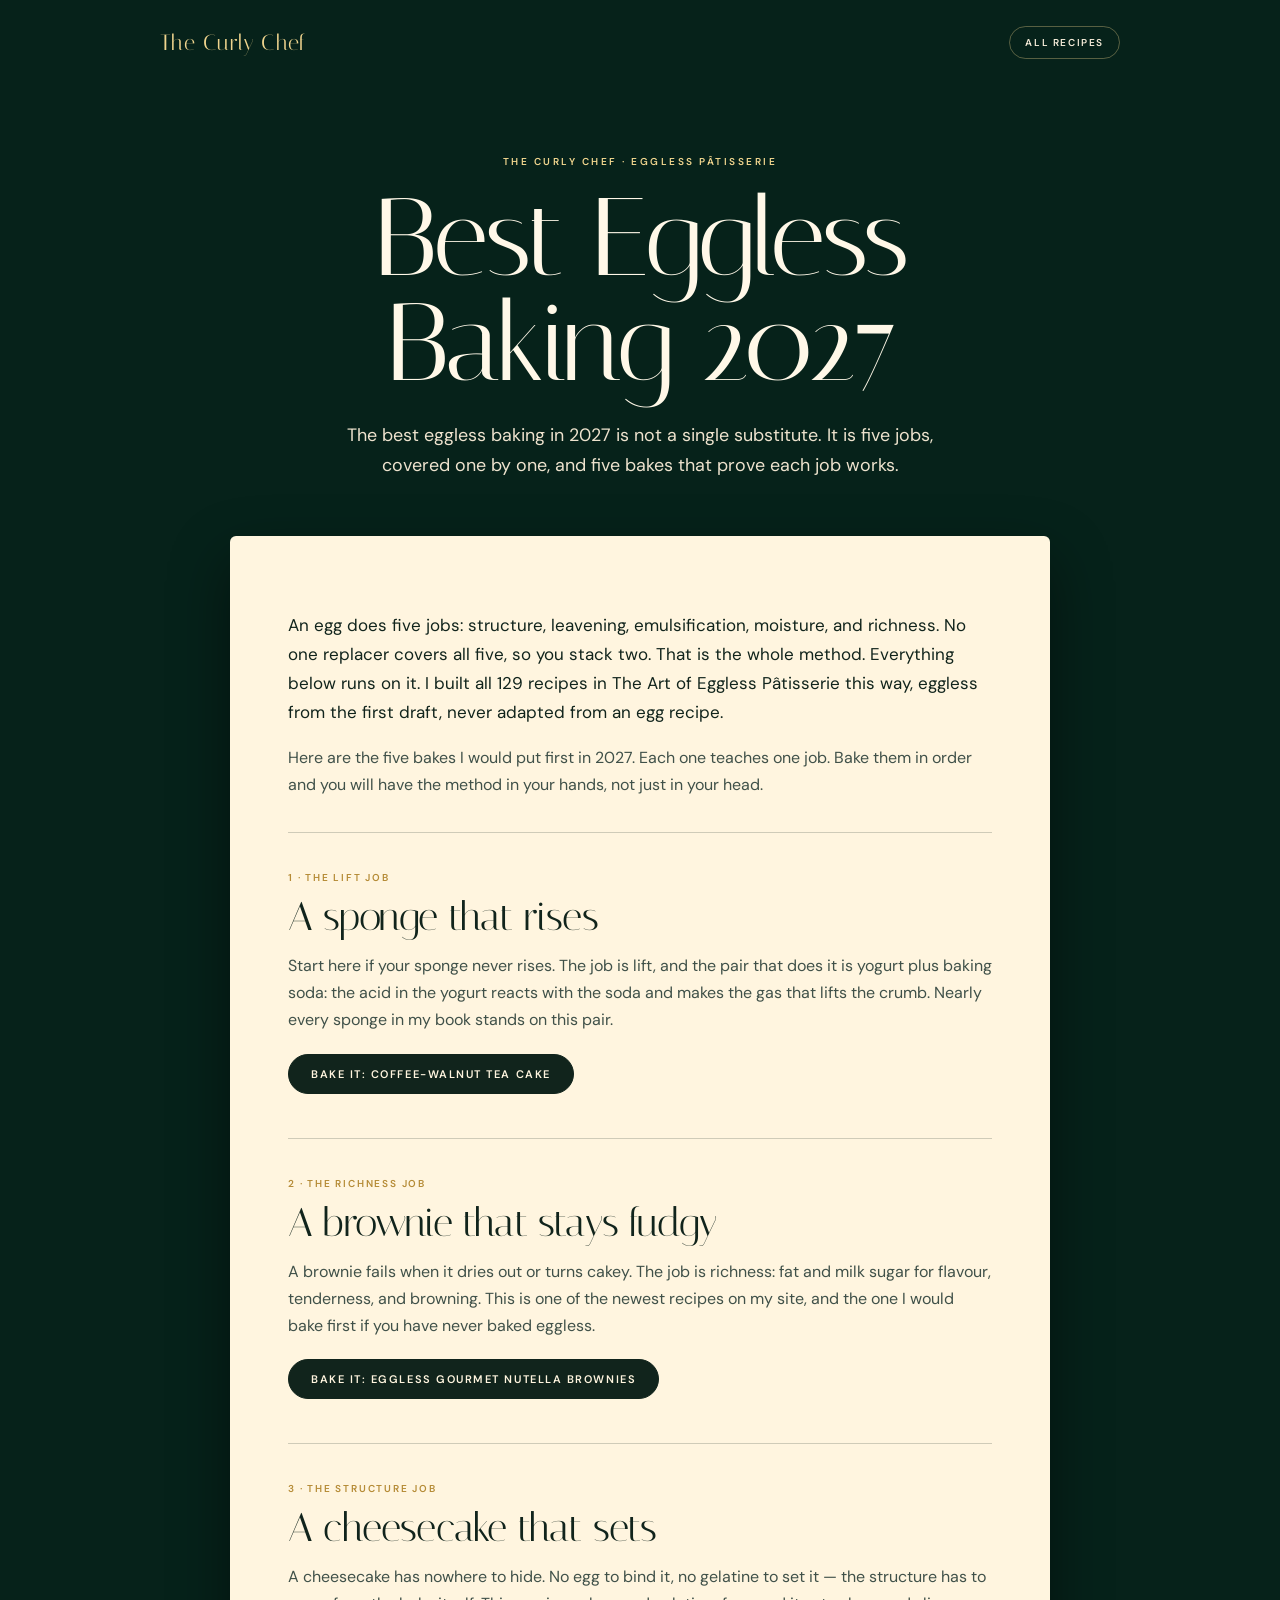
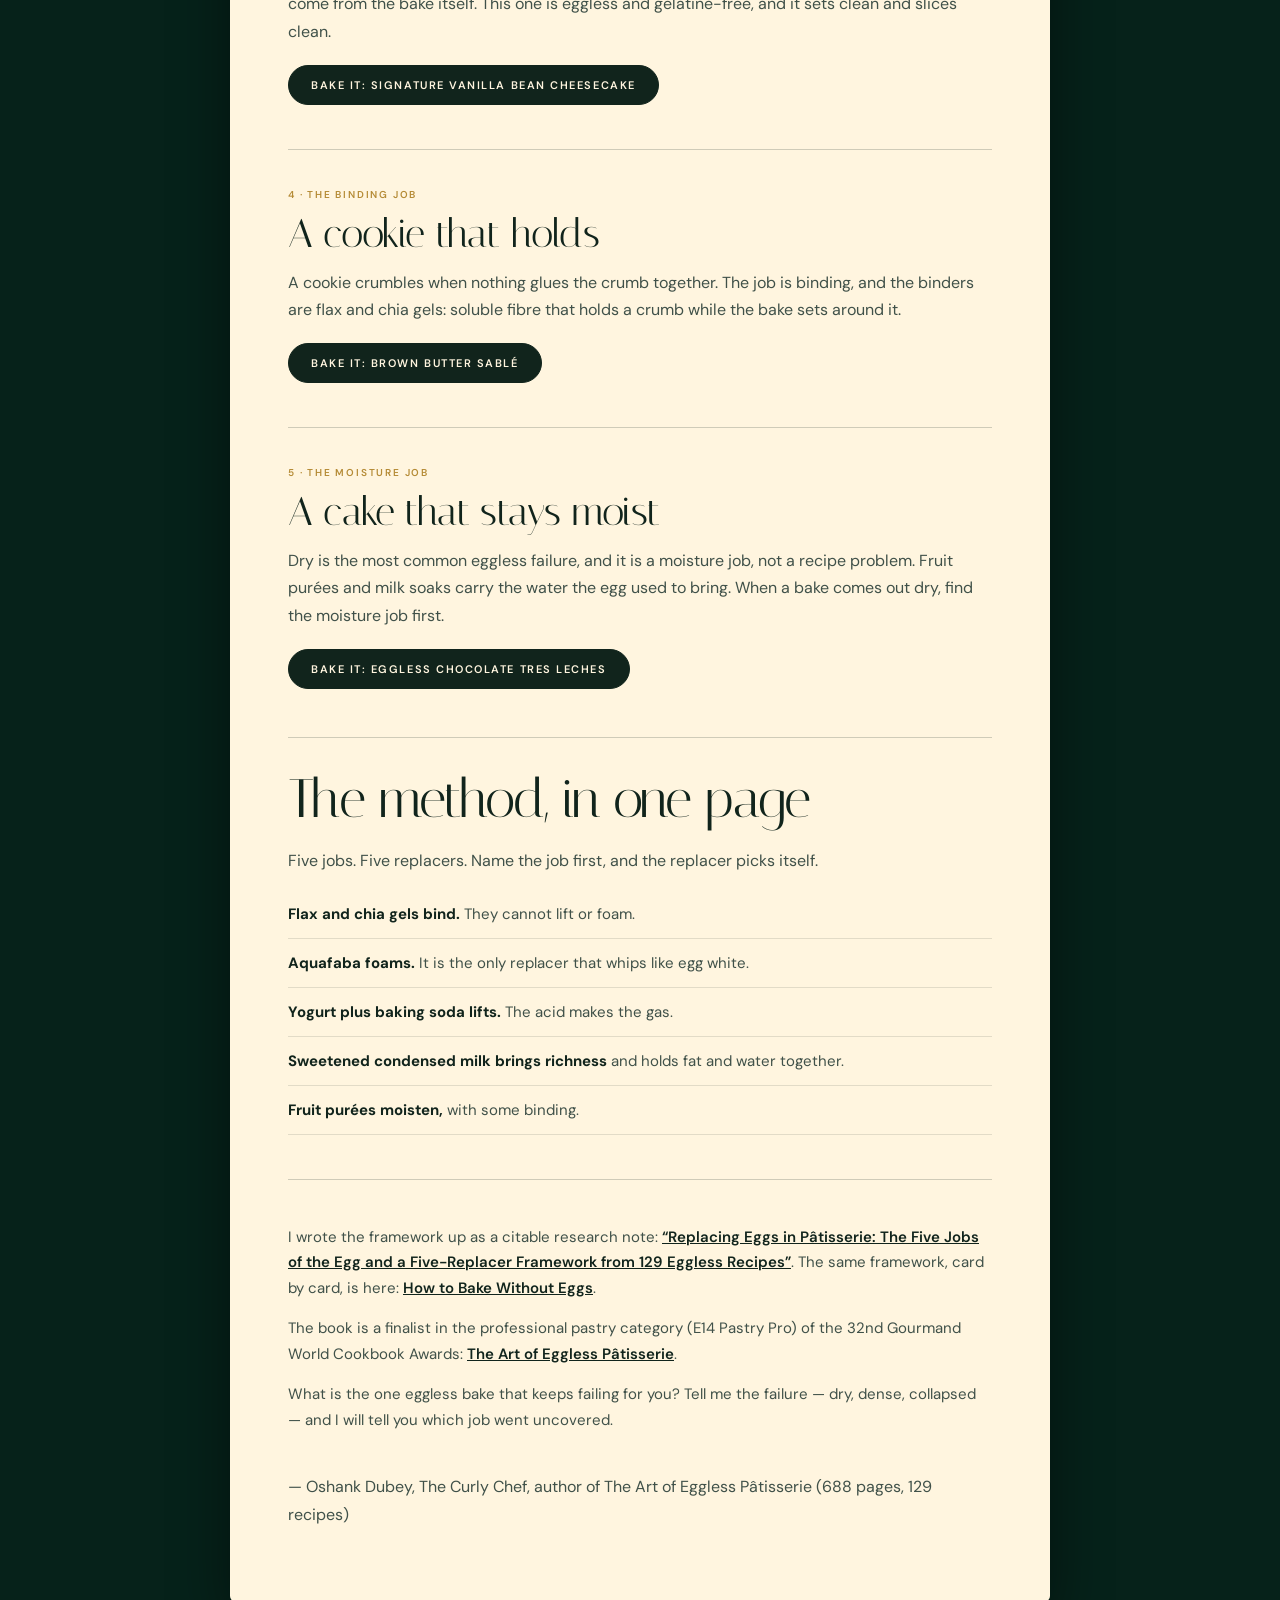
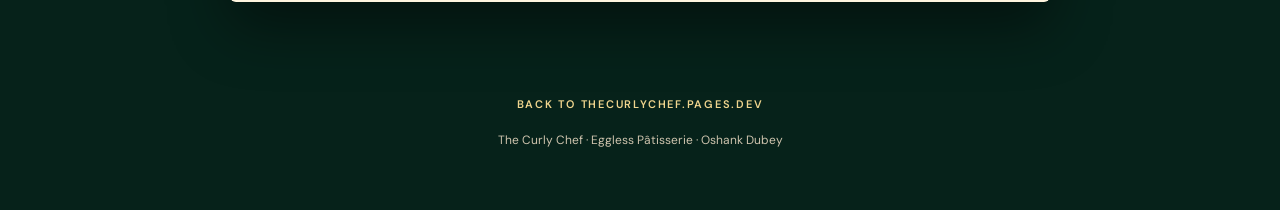
<file: best-eggless-baking-2027.html>
<!doctype html>
<html lang="en">
<head>
  <meta charset="utf-8">
  <meta name="viewport" content="width=device-width, initial-scale=1, viewport-fit=cover">
  <meta name="color-scheme" content="light dark">
  <title>Best Eggless Baking 2027 | The Curly Chef</title>
  <meta name="description" content="The best eggless baking in 2027 starts with the five jobs an egg does — and the five replacers that cover them. Five bakes to master, from my own bench.">
  <!-- Google tag (gtag.js) -->
  <script async src="https://www.googletagmanager.com/gtag/js?id=G-X6Q04HBC0P"></script>
  <script>
    window.dataLayer = window.dataLayer || [];
    function gtag(){dataLayer.push(arguments);}
    gtag('js', new Date());
    gtag('config', 'G-X6Q04HBC0P');
  </script>
  <link rel="preconnect" href="https://fonts.googleapis.com">
  <link rel="preconnect" href="https://fonts.gstatic.com" crossorigin>
  <link href="https://fonts.googleapis.com/css2?family=DM+Sans:wght@400;500;600&family=Italiana&display=swap" rel="stylesheet">
  <script type="application/ld+json">
  {
    "@context": "https://schema.org",
    "@type": "Article",
    "headline": "Best Eggless Baking 2027",
    "author": { "@type": "Person", "name": "Oshank Dubey", "alternateName": "The Curly Chef" },
    "publisher": { "@type": "Person", "name": "Oshank Dubey", "alternateName": "The Curly Chef" },
    "mainEntityOfPage": "https://thecurlychef.pages.dev/best-eggless-baking-2027.html"
  }
  </script>
  <style>
    :root {
      color-scheme: light dark;
      --emerald-950:#03130f;
      --emerald-900:#072019;
      --cream:#fff5df;
      --ink:#11241c;
      --gold:#c9a85c;
      --gold-hi:#f0d58e;
      --serif:"Italiana", Georgia, serif;
      --sans:"DM Sans", sans-serif;
    }
    @media (prefers-color-scheme: light) {
      :root { --emerald-950:#06221a; --emerald-900:#0b2d23; --cream:#fff8e8; --gold:#c9a85c; --gold-hi:#f0d58e; }
    }
    @media (prefers-color-scheme: dark) {
      :root { --emerald-950:#02110d; --emerald-900:#061e17; --cream:#fff4dc; --gold:#caa556; --gold-hi:#efd184; }
    }
    * { box-sizing:border-box; }
    html { background:var(--emerald-950); scroll-behavior:smooth; }
    body { margin:0; overflow-x:hidden; color:var(--cream); background:var(--emerald-950); font-family:var(--sans); }
    a { color:inherit; }
    .top { width:min(960px,calc(100% - 32px)); margin:0 auto; padding:26px 0 0; display:flex; align-items:center; justify-content:space-between; gap:16px; }
    .top a.brand { color:var(--gold-hi); text-decoration:none; font-family:var(--serif); font-size:22px; letter-spacing:.02em; }
    .top a.home { color:#f4ead7; text-decoration:none; font-size:10px; font-weight:600; letter-spacing:.16em; text-transform:uppercase; border:1px solid rgba(240,213,142,.35); border-radius:999px; padding:9px 15px; }
    .top a.home:hover { color:var(--gold-hi); }
    header.hero { width:min(820px,calc(100% - 32px)); margin:0 auto; padding:clamp(48px,8vw,96px) 0 clamp(36px,5vw,56px); text-align:center; }
    .kicker { margin:0 0 18px; color:var(--gold-hi); font-size:10px; font-weight:600; letter-spacing:.25em; text-transform:uppercase; }
    header.hero h1 { margin:0; font-family:var(--serif); font-weight:400; font-size:clamp(52px,9vw,110px); line-height:.95; letter-spacing:-.03em; }
    header.hero p.lede { max-width:640px; margin:26px auto 0; color:#eee3ce; font-size:clamp(15px,1.4vw,19px); line-height:1.65; }
    main { width:min(820px,calc(100% - 32px)); margin:0 auto 90px; }
    /* Fixed cream panel with dark text in every colour scheme, like the recipe sheets. */
    .panel { background:#fff5df; color:#11241c; border-radius:6px; padding:clamp(30px,5vw,58px); box-shadow:0 24px 60px rgba(0,0,0,.45); }
    .panel h2 { margin:0 0 8px; font-family:var(--serif); font-weight:400; font-size:clamp(34px,5vw,54px); line-height:1.02; letter-spacing:-.03em; }
    .panel p { color:#405149; font-size:16px; line-height:1.7; }
    .panel p.intro { color:#11241c; font-size:17px; }
    .bake { margin-top:44px; padding-top:32px; border-top:1px solid rgba(17,36,28,.2); }
    .bake:first-of-type { margin-top:34px; }
    .bake small { color:#b58b36; font-size:10px; font-weight:600; letter-spacing:.18em; text-transform:uppercase; }
    .bake h3 { margin:10px 0 0; font-family:var(--serif); font-weight:400; font-size:clamp(28px,4vw,40px); line-height:1.05; letter-spacing:-.02em; }
    .bake p { margin:14px 0 0; }
    .bake a.button { display:inline-block; margin-top:20px; padding:12px 22px; border:1px solid #11241c; border-radius:999px; background:#11241c; color:#fff5df; text-decoration:none; font-size:11px; font-weight:600; letter-spacing:.14em; text-transform:uppercase; }
    .bake a.button:hover { background:#c9a85c; border-color:#c9a85c; color:#11241c; }
    .method { margin-top:48px; padding-top:34px; border-top:1px solid rgba(17,36,28,.2); }
    .method h2 { margin-bottom:20px; }
    .method ul { margin:0; padding:0; list-style:none; }
    .method li { padding:12px 0; border-bottom:1px solid rgba(17,36,28,.12); font-size:15px; line-height:1.6; color:#405149; }
    .method li strong { color:#11241c; }
    .sources { margin-top:44px; padding-top:30px; border-top:1px solid rgba(17,36,28,.2); }
    .sources p { font-size:15px; }
    .sources a { color:#11241c; font-weight:600; }
    .sign { margin-top:40px; color:#11241c; font-size:15px; line-height:1.7; }
    footer { width:min(820px,calc(100% - 32px)); margin:0 auto; padding:0 0 60px; text-align:center; }
    footer a { color:var(--gold-hi); text-decoration:none; font-size:11px; font-weight:600; letter-spacing:.16em; text-transform:uppercase; }
    footer p { margin:18px 0 0; color:#cfc4ae; font-size:12px; line-height:1.6; }
  </style>
</head>
<body>
  <div class="top">
    <a class="brand" href="https://thecurlychef.pages.dev/">The Curly Chef</a>
    <a class="home" href="https://thecurlychef.pages.dev/">All recipes</a>
  </div>
  <header class="hero">
    <p class="kicker">The Curly Chef &middot; Eggless P&acirc;tisserie</p>
    <h1>Best Eggless Baking 2027</h1>
    <p class="lede">The best eggless baking in 2027 is not a single substitute. It is five jobs, covered one by one, and five bakes that prove each job works.</p>
  </header>
  <main>
    <article class="panel">
      <p class="intro">An egg does five jobs: structure, leavening, emulsification, moisture, and richness. No one replacer covers all five, so you stack two. That is the whole method. Everything below runs on it. I built all 129 recipes in The Art of Eggless P&acirc;tisserie this way, eggless from the first draft, never adapted from an egg recipe.</p>
      <p>Here are the five bakes I would put first in 2027. Each one teaches one job. Bake them in order and you will have the method in your hands, not just in your head.</p>

      <section class="bake">
        <small>1 &middot; The lift job</small>
        <h3>A sponge that rises</h3>
        <p>Start here if your sponge never rises. The job is lift, and the pair that does it is yogurt plus baking soda: the acid in the yogurt reacts with the soda and makes the gas that lifts the crumb. Nearly every sponge in my book stands on this pair.</p>
        <a class="button" href="https://thecurlychef.pages.dev/assets/recipes/coffee-walnut-tea-cake.pdf" target="_blank" rel="noopener">Bake it: Coffee-Walnut Tea Cake</a>
      </section>

      <section class="bake">
        <small>2 &middot; The richness job</small>
        <h3>A brownie that stays fudgy</h3>
        <p>A brownie fails when it dries out or turns cakey. The job is richness: fat and milk sugar for flavour, tenderness, and browning. This is one of the newest recipes on my site, and the one I would bake first if you have never baked eggless.</p>
        <a class="button" href="https://thecurlychef.pages.dev/assets/recipes/eggless-gourmet-nutella-brownies.pdf" target="_blank" rel="noopener">Bake it: Eggless Gourmet Nutella Brownies</a>
      </section>

      <section class="bake">
        <small>3 &middot; The structure job</small>
        <h3>A cheesecake that sets</h3>
        <p>A cheesecake has nowhere to hide. No egg to bind it, no gelatine to set it &mdash; the structure has to come from the bake itself. This one is eggless and gelatine-free, and it sets clean and slices clean.</p>
        <a class="button" href="https://thecurlychef.pages.dev/assets/recipes/signature-vanilla-bean-cheesecake.pdf" target="_blank" rel="noopener">Bake it: Signature Vanilla Bean Cheesecake</a>
      </section>

      <section class="bake">
        <small>4 &middot; The binding job</small>
        <h3>A cookie that holds</h3>
        <p>A cookie crumbles when nothing glues the crumb together. The job is binding, and the binders are flax and chia gels: soluble fibre that holds a crumb while the bake sets around it.</p>
        <a class="button" href="https://thecurlychef.pages.dev/assets/recipes/brown-butter-sable.pdf" target="_blank" rel="noopener">Bake it: Brown Butter Sabl&eacute;</a>
      </section>

      <section class="bake">
        <small>5 &middot; The moisture job</small>
        <h3>A cake that stays moist</h3>
        <p>Dry is the most common eggless failure, and it is a moisture job, not a recipe problem. Fruit pur&eacute;es and milk soaks carry the water the egg used to bring. When a bake comes out dry, find the moisture job first.</p>
        <a class="button" href="https://thecurlychef.pages.dev/assets/recipes/eggless-chocolate-tres-leches.pdf" target="_blank" rel="noopener">Bake it: Eggless Chocolate Tres Leches</a>
      </section>

      <section class="method">
        <h2>The method, in one page</h2>
        <p>Five jobs. Five replacers. Name the job first, and the replacer picks itself.</p>
        <ul>
          <li><strong>Flax and chia gels bind.</strong> They cannot lift or foam.</li>
          <li><strong>Aquafaba foams.</strong> It is the only replacer that whips like egg white.</li>
          <li><strong>Yogurt plus baking soda lifts.</strong> The acid makes the gas.</li>
          <li><strong>Sweetened condensed milk brings richness</strong> and holds fat and water together.</li>
          <li><strong>Fruit pur&eacute;es moisten,</strong> with some binding.</li>
        </ul>
      </section>

      <section class="sources">
        <p>I wrote the framework up as a citable research note: <a href="https://doi.org/10.5281/zenodo.24098554" target="_blank" rel="noopener">&ldquo;Replacing Eggs in P&acirc;tisserie: The Five Jobs of the Egg and a Five-Replacer Framework from 129 Eggless Recipes&rdquo;</a>. The same framework, card by card, is here: <a href="https://how-to-bake-without-eggs-02fiow5.gamma.site" target="_blank" rel="noopener">How to Bake Without Eggs</a>.</p>
        <p>The book is a finalist in the professional pastry category (E14 Pastry Pro) of the 32nd Gourmand World Cookbook Awards: <a href="https://thecurlychef.pages.dev/#book">The Art of Eggless P&acirc;tisserie</a>.</p>
        <p>What is the one eggless bake that keeps failing for you? Tell me the failure &mdash; dry, dense, collapsed &mdash; and I will tell you which job went uncovered.</p>
      </section>

      <p class="sign">&mdash; Oshank Dubey, The Curly Chef, author of The Art of Eggless P&acirc;tisserie (688 pages, 129 recipes)</p>
    </article>
  </main>
  <footer>
    <a href="https://thecurlychef.pages.dev/">Back to thecurlychef.pages.dev</a>
    <p>The Curly Chef &middot; Eggless P&acirc;tisserie &middot; Oshank Dubey</p>
  </footer>
</body>
</html>
</file>
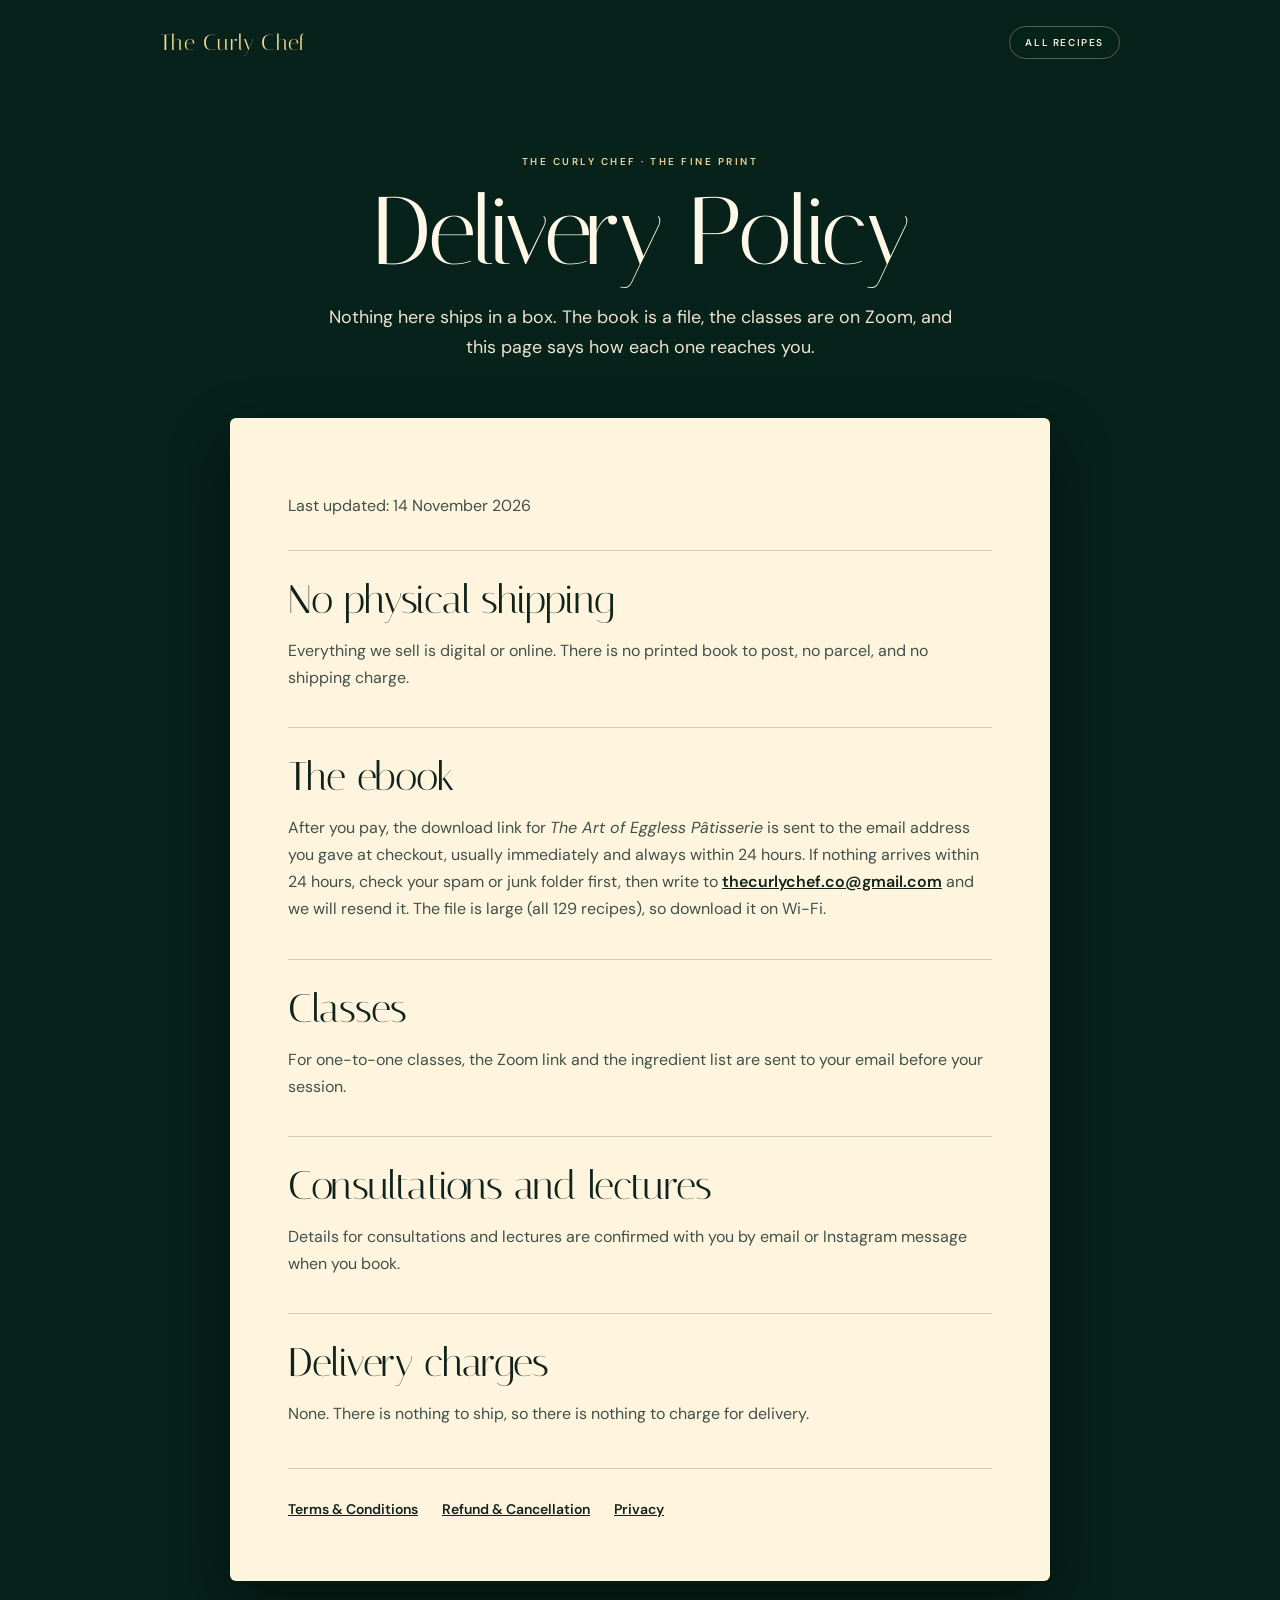
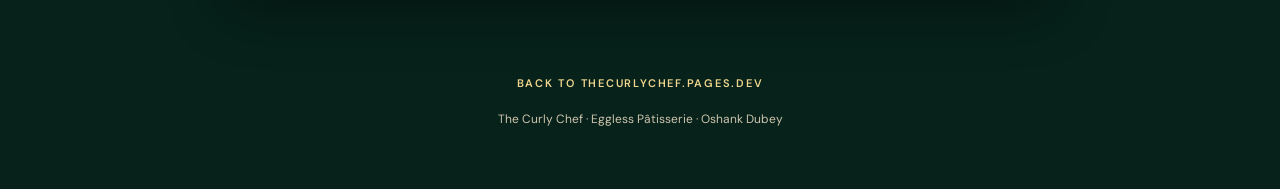
<file: delivery-policy.html>
<!doctype html>
<html lang="en">
<head>
  <meta charset="utf-8">
  <meta name="viewport" content="width=device-width, initial-scale=1, viewport-fit=cover">
  <meta name="color-scheme" content="light dark">
  <title>Delivery Policy | The Curly Chef</title>
  <meta name="description" content="How The Art of Eggless Pâtisserie ebook reaches you, and how classes and consultations are delivered. No physical shipping — everything is digital or online.">
  <!-- Google tag (gtag.js) -->
  <script async src="https://www.googletagmanager.com/gtag/js?id=G-X6Q04HBC0P"></script>
  <script>
    window.dataLayer = window.dataLayer || [];
    function gtag(){dataLayer.push(arguments);}
    gtag('js', new Date());
    gtag('config', 'G-X6Q04HBC0P');
  </script>
  <link rel="preconnect" href="https://fonts.googleapis.com">
  <link rel="preconnect" href="https://fonts.gstatic.com" crossorigin>
  <link href="https://fonts.googleapis.com/css2?family=DM+Sans:wght@400;500;600&family=Italiana&display=swap" rel="stylesheet">
  <script type="application/ld+json">
  {
    "@context": "https://schema.org",
    "@type": "WebPage",
    "name": "Delivery Policy",
    "author": { "@type": "Person", "name": "Oshank Dubey", "alternateName": "The Curly Chef" },
    "mainEntityOfPage": "https://thecurlychef.pages.dev/delivery-policy.html"
  }
  </script>
  <style>
    :root {
      color-scheme: light dark;
      --emerald-950:#03130f;
      --emerald-900:#072019;
      --cream:#fff5df;
      --ink:#11241c;
      --gold:#c9a85c;
      --gold-hi:#f0d58e;
      --serif:"Italiana", Georgia, serif;
      --sans:"DM Sans", sans-serif;
    }
    @media (prefers-color-scheme: light) {
      :root { --emerald-950:#06221a; --emerald-900:#0b2d23; --cream:#fff8e8; --gold:#c9a85c; --gold-hi:#f0d58e; }
    }
    @media (prefers-color-scheme: dark) {
      :root { --emerald-950:#02110d; --emerald-900:#061e17; --cream:#fff4dc; --gold:#caa556; --gold-hi:#efd184; }
    }
    * { box-sizing:border-box; }
    html { background:var(--emerald-950); scroll-behavior:smooth; }
    body { margin:0; overflow-x:hidden; color:var(--cream); background:var(--emerald-950); font-family:var(--sans); }
    a { color:inherit; }
    .top { width:min(960px,calc(100% - 32px)); margin:0 auto; padding:26px 0 0; display:flex; align-items:center; justify-content:space-between; gap:16px; }
    .top a.brand { color:var(--gold-hi); text-decoration:none; font-family:var(--serif); font-size:22px; letter-spacing:.02em; }
    .top a.home { color:#f4ead7; text-decoration:none; font-size:10px; font-weight:600; letter-spacing:.16em; text-transform:uppercase; border:1px solid rgba(240,213,142,.35); border-radius:999px; padding:9px 15px; }
    .top a.home:hover { color:var(--gold-hi); }
    header.hero { width:min(820px,calc(100% - 32px)); margin:0 auto; padding:clamp(48px,8vw,96px) 0 clamp(36px,5vw,56px); text-align:center; }
    .kicker { margin:0 0 18px; color:var(--gold-hi); font-size:10px; font-weight:600; letter-spacing:.25em; text-transform:uppercase; }
    header.hero h1 { margin:0; font-family:var(--serif); font-weight:400; font-size:clamp(48px,9vw,96px); line-height:.95; letter-spacing:-.03em; }
    header.hero p.lede { max-width:640px; margin:26px auto 0; color:#eee3ce; font-size:clamp(15px,1.4vw,19px); line-height:1.65; }
    main { width:min(820px,calc(100% - 32px)); margin:0 auto 90px; }
    /* Fixed cream panel with dark text in every colour scheme, like the recipe sheets. */
    .panel { background:#fff5df; color:#11241c; border-radius:6px; padding:clamp(30px,5vw,58px); box-shadow:0 24px 60px rgba(0,0,0,.45); }
    .panel h2 { margin:0 0 8px; font-family:var(--serif); font-weight:400; font-size:clamp(28px,4vw,40px); line-height:1.05; letter-spacing:-.02em; }
    .panel h3 { margin:0 0 8px; font-family:var(--serif); font-weight:400; font-size:clamp(22px,3vw,28px); line-height:1.1; }
    .panel p { color:#405149; font-size:16px; line-height:1.7; }
    .panel p.intro { color:#11241c; font-size:17px; }
    .panel a { color:#11241c; font-weight:600; }
    .panel ul { margin:0; padding-left:22px; color:#405149; font-size:16px; line-height:1.7; }
    .panel li { padding:4px 0; }
    .sec { margin-top:36px; padding-top:28px; border-top:1px solid rgba(17,36,28,.2); }
    .sec:first-of-type { margin-top:30px; }
    .updated { color:#6b7a72; font-size:13px; }
    .policynav { margin-top:40px; padding-top:26px; border-top:1px solid rgba(17,36,28,.2); font-size:14px; line-height:2; }
    .policynav a { margin-right:20px; }
    footer { width:min(820px,calc(100% - 32px)); margin:0 auto; padding:0 0 60px; text-align:center; }
    footer a { color:var(--gold-hi); text-decoration:none; font-size:11px; font-weight:600; letter-spacing:.16em; text-transform:uppercase; }
    footer p { margin:18px 0 0; color:#cfc4ae; font-size:12px; line-height:1.6; }
  </style>
</head>
<body>
  <div class="top">
    <a class="brand" href="https://thecurlychef.pages.dev/">The Curly Chef</a>
    <a class="home" href="https://thecurlychef.pages.dev/">All recipes</a>
  </div>
  <header class="hero">
    <p class="kicker">The Curly Chef &middot; The fine print</p>
    <h1>Delivery Policy</h1>
    <p class="lede">Nothing here ships in a box. The book is a file, the classes are on Zoom, and this page says how each one reaches you.</p>
  </header>
  <main>
    <article class="panel">
      <p class="updated">Last updated: 14 November 2026</p>

      <section class="sec">
        <h2>No physical shipping</h2>
        <p>Everything we sell is digital or online. There is no printed book to post, no parcel, and no shipping charge.</p>
      </section>

      <section class="sec">
        <h2>The ebook</h2>
        <p>After you pay, the download link for <em>The Art of Eggless P&acirc;tisserie</em> is sent to the email address you gave at checkout, usually immediately and always within 24 hours. If nothing arrives within 24 hours, check your spam or junk folder first, then write to <a href="mailto:thecurlychef.co@gmail.com">thecurlychef.co@gmail.com</a> and we will resend it. The file is large (all 129 recipes), so download it on Wi-Fi.</p>
      </section>

      <section class="sec">
        <h2>Classes</h2>
        <p>For one-to-one classes, the Zoom link and the ingredient list are sent to your email before your session.</p>
      </section>

      <section class="sec">
        <h2>Consultations and lectures</h2>
        <p>Details for consultations and lectures are confirmed with you by email or Instagram message when you book.</p>
      </section>

      <section class="sec">
        <h2>Delivery charges</h2>
        <p>None. There is nothing to ship, so there is nothing to charge for delivery.</p>
      </section>

      <nav class="policynav">
        <a href="https://thecurlychef.pages.dev/terms.html">Terms &amp; Conditions</a>
        <a href="https://thecurlychef.pages.dev/refund-policy.html">Refund &amp; Cancellation</a>
        <a href="https://thecurlychef.pages.dev/privacy-policy.html">Privacy</a>
      </nav>
    </article>
  </main>
  <footer>
    <a href="https://thecurlychef.pages.dev/">Back to thecurlychef.pages.dev</a>
    <p>The Curly Chef &middot; Eggless P&acirc;tisserie &middot; Oshank Dubey</p>
  </footer>
</body>
</html>
</file>
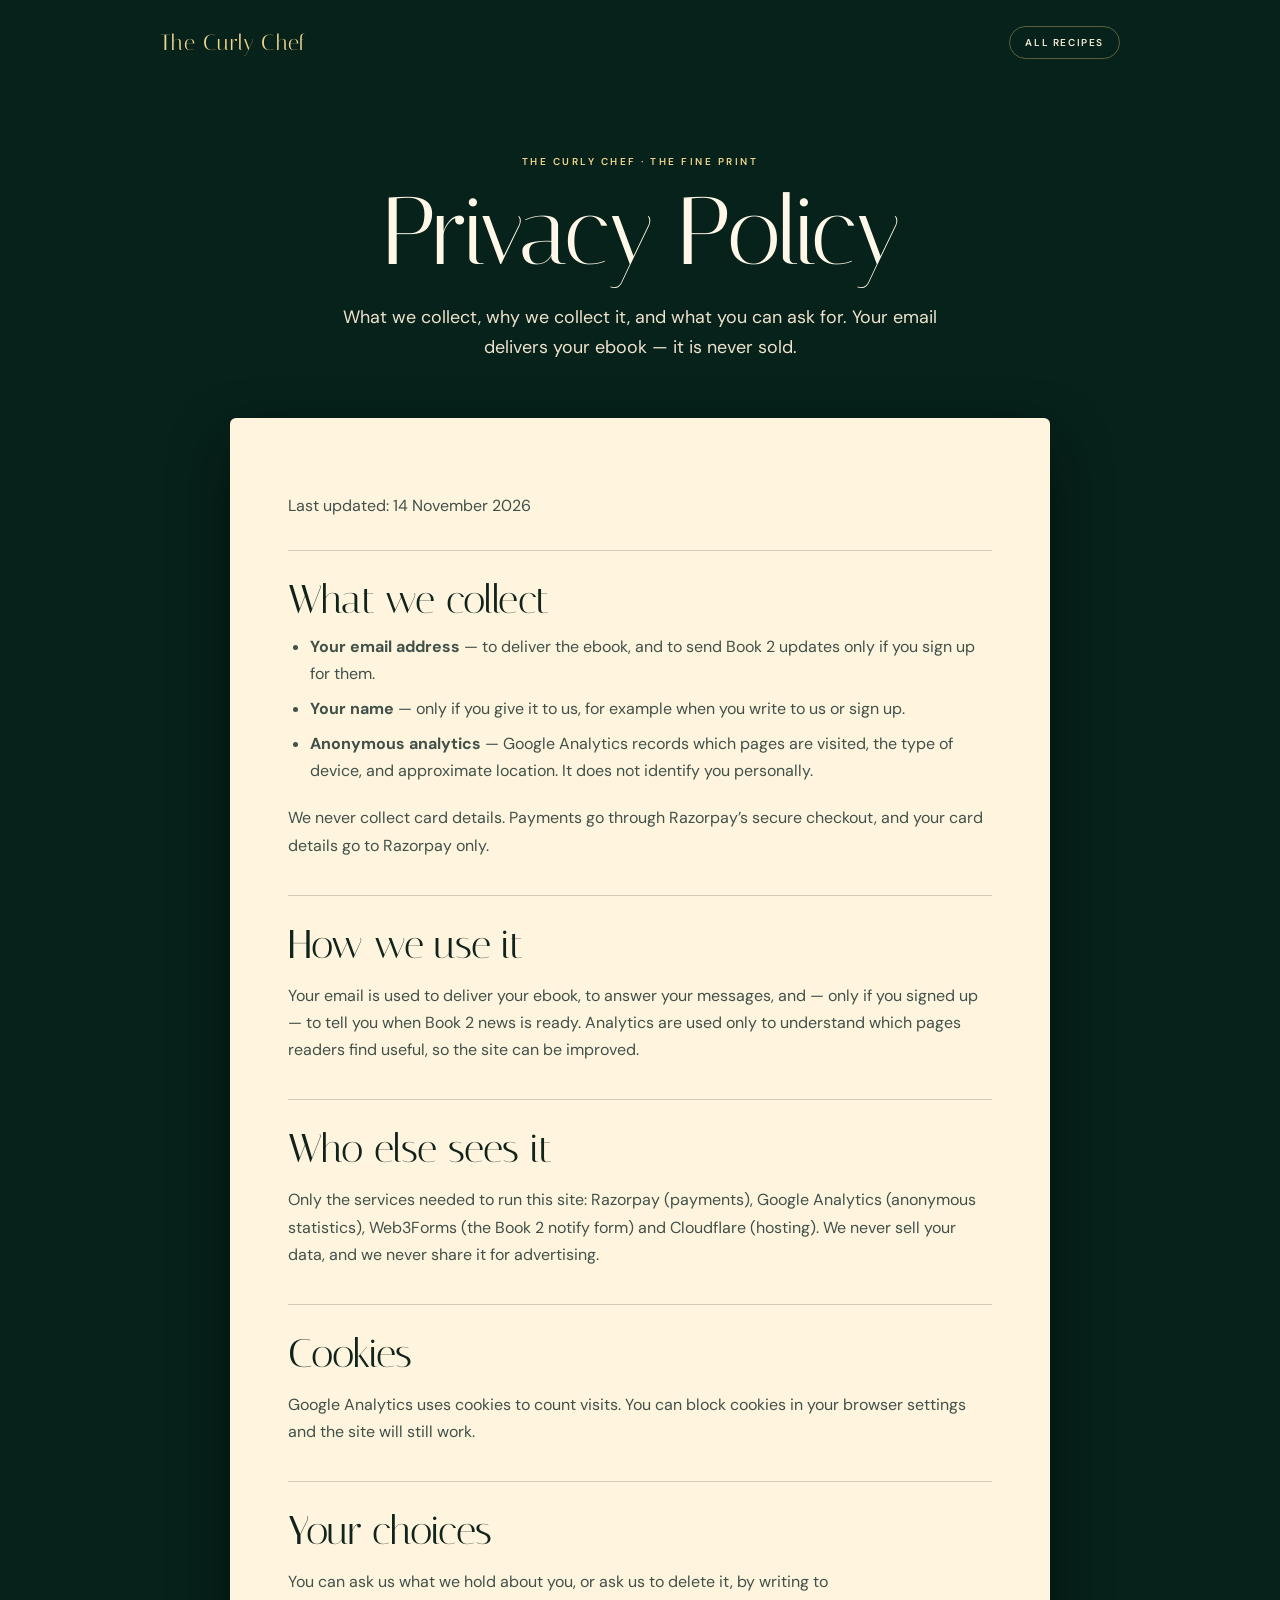
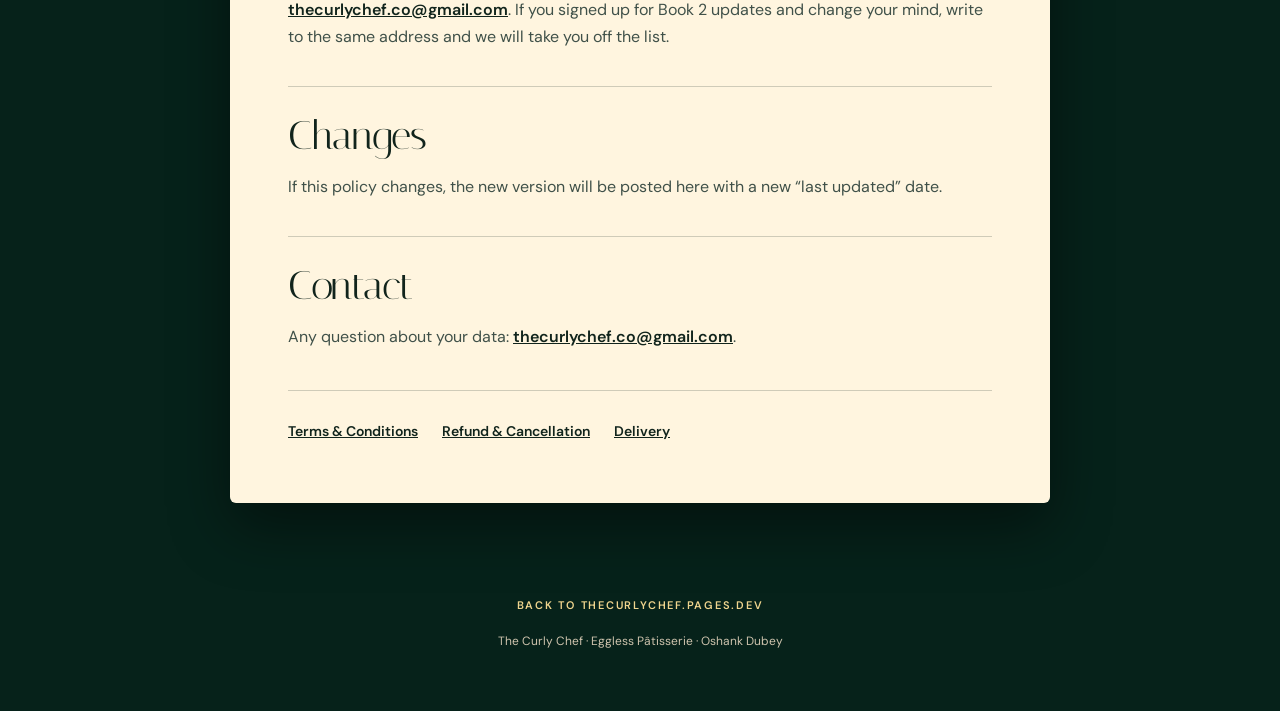
<file: privacy-policy.html>
<!doctype html>
<html lang="en">
<head>
  <meta charset="utf-8">
  <meta name="viewport" content="width=device-width, initial-scale=1, viewport-fit=cover">
  <meta name="color-scheme" content="light dark">
  <title>Privacy Policy | The Curly Chef</title>
  <meta name="description" content="What The Curly Chef collects, why, and what you can ask for. Your email delivers your ebook — it is never sold.">
  <!-- Google tag (gtag.js) -->
  <script async src="https://www.googletagmanager.com/gtag/js?id=G-X6Q04HBC0P"></script>
  <script>
    window.dataLayer = window.dataLayer || [];
    function gtag(){dataLayer.push(arguments);}
    gtag('js', new Date());
    gtag('config', 'G-X6Q04HBC0P');
  </script>
  <link rel="preconnect" href="https://fonts.googleapis.com">
  <link rel="preconnect" href="https://fonts.gstatic.com" crossorigin>
  <link href="https://fonts.googleapis.com/css2?family=DM+Sans:wght@400;500;600&family=Italiana&display=swap" rel="stylesheet">
  <script type="application/ld+json">
  {
    "@context": "https://schema.org",
    "@type": "WebPage",
    "name": "Privacy Policy",
    "author": { "@type": "Person", "name": "Oshank Dubey", "alternateName": "The Curly Chef" },
    "mainEntityOfPage": "https://thecurlychef.pages.dev/privacy-policy.html"
  }
  </script>
  <style>
    :root {
      color-scheme: light dark;
      --emerald-950:#03130f;
      --emerald-900:#072019;
      --cream:#fff5df;
      --ink:#11241c;
      --gold:#c9a85c;
      --gold-hi:#f0d58e;
      --serif:"Italiana", Georgia, serif;
      --sans:"DM Sans", sans-serif;
    }
    @media (prefers-color-scheme: light) {
      :root { --emerald-950:#06221a; --emerald-900:#0b2d23; --cream:#fff8e8; --gold:#c9a85c; --gold-hi:#f0d58e; }
    }
    @media (prefers-color-scheme: dark) {
      :root { --emerald-950:#02110d; --emerald-900:#061e17; --cream:#fff4dc; --gold:#caa556; --gold-hi:#efd184; }
    }
    * { box-sizing:border-box; }
    html { background:var(--emerald-950); scroll-behavior:smooth; }
    body { margin:0; overflow-x:hidden; color:var(--cream); background:var(--emerald-950); font-family:var(--sans); }
    a { color:inherit; }
    .top { width:min(960px,calc(100% - 32px)); margin:0 auto; padding:26px 0 0; display:flex; align-items:center; justify-content:space-between; gap:16px; }
    .top a.brand { color:var(--gold-hi); text-decoration:none; font-family:var(--serif); font-size:22px; letter-spacing:.02em; }
    .top a.home { color:#f4ead7; text-decoration:none; font-size:10px; font-weight:600; letter-spacing:.16em; text-transform:uppercase; border:1px solid rgba(240,213,142,.35); border-radius:999px; padding:9px 15px; }
    .top a.home:hover { color:var(--gold-hi); }
    header.hero { width:min(820px,calc(100% - 32px)); margin:0 auto; padding:clamp(48px,8vw,96px) 0 clamp(36px,5vw,56px); text-align:center; }
    .kicker { margin:0 0 18px; color:var(--gold-hi); font-size:10px; font-weight:600; letter-spacing:.25em; text-transform:uppercase; }
    header.hero h1 { margin:0; font-family:var(--serif); font-weight:400; font-size:clamp(48px,9vw,96px); line-height:.95; letter-spacing:-.03em; }
    header.hero p.lede { max-width:640px; margin:26px auto 0; color:#eee3ce; font-size:clamp(15px,1.4vw,19px); line-height:1.65; }
    main { width:min(820px,calc(100% - 32px)); margin:0 auto 90px; }
    /* Fixed cream panel with dark text in every colour scheme, like the recipe sheets. */
    .panel { background:#fff5df; color:#11241c; border-radius:6px; padding:clamp(30px,5vw,58px); box-shadow:0 24px 60px rgba(0,0,0,.45); }
    .panel h2 { margin:0 0 8px; font-family:var(--serif); font-weight:400; font-size:clamp(28px,4vw,40px); line-height:1.05; letter-spacing:-.02em; }
    .panel h3 { margin:0 0 8px; font-family:var(--serif); font-weight:400; font-size:clamp(22px,3vw,28px); line-height:1.1; }
    .panel p { color:#405149; font-size:16px; line-height:1.7; }
    .panel p.intro { color:#11241c; font-size:17px; }
    .panel a { color:#11241c; font-weight:600; }
    .panel ul { margin:0; padding-left:22px; color:#405149; font-size:16px; line-height:1.7; }
    .panel li { padding:4px 0; }
    .sec { margin-top:36px; padding-top:28px; border-top:1px solid rgba(17,36,28,.2); }
    .sec:first-of-type { margin-top:30px; }
    .updated { color:#6b7a72; font-size:13px; }
    .policynav { margin-top:40px; padding-top:26px; border-top:1px solid rgba(17,36,28,.2); font-size:14px; line-height:2; }
    .policynav a { margin-right:20px; }
    footer { width:min(820px,calc(100% - 32px)); margin:0 auto; padding:0 0 60px; text-align:center; }
    footer a { color:var(--gold-hi); text-decoration:none; font-size:11px; font-weight:600; letter-spacing:.16em; text-transform:uppercase; }
    footer p { margin:18px 0 0; color:#cfc4ae; font-size:12px; line-height:1.6; }
  </style>
</head>
<body>
  <div class="top">
    <a class="brand" href="https://thecurlychef.pages.dev/">The Curly Chef</a>
    <a class="home" href="https://thecurlychef.pages.dev/">All recipes</a>
  </div>
  <header class="hero">
    <p class="kicker">The Curly Chef &middot; The fine print</p>
    <h1>Privacy Policy</h1>
    <p class="lede">What we collect, why we collect it, and what you can ask for. Your email delivers your ebook &mdash; it is never sold.</p>
  </header>
  <main>
    <article class="panel">
      <p class="updated">Last updated: 14 November 2026</p>

      <section class="sec">
        <h2>What we collect</h2>
        <ul>
          <li><strong>Your email address</strong> &mdash; to deliver the ebook, and to send Book 2 updates only if you sign up for them.</li>
          <li><strong>Your name</strong> &mdash; only if you give it to us, for example when you write to us or sign up.</li>
          <li><strong>Anonymous analytics</strong> &mdash; Google Analytics records which pages are visited, the type of device, and approximate location. It does not identify you personally.</li>
        </ul>
        <p>We never collect card details. Payments go through Razorpay&rsquo;s secure checkout, and your card details go to Razorpay only.</p>
      </section>

      <section class="sec">
        <h2>How we use it</h2>
        <p>Your email is used to deliver your ebook, to answer your messages, and &mdash; only if you signed up &mdash; to tell you when Book 2 news is ready. Analytics are used only to understand which pages readers find useful, so the site can be improved.</p>
      </section>

      <section class="sec">
        <h2>Who else sees it</h2>
        <p>Only the services needed to run this site: Razorpay (payments), Google Analytics (anonymous statistics), Web3Forms (the Book 2 notify form) and Cloudflare (hosting). We never sell your data, and we never share it for advertising.</p>
      </section>

      <section class="sec">
        <h2>Cookies</h2>
        <p>Google Analytics uses cookies to count visits. You can block cookies in your browser settings and the site will still work.</p>
      </section>

      <section class="sec">
        <h2>Your choices</h2>
        <p>You can ask us what we hold about you, or ask us to delete it, by writing to <a href="mailto:thecurlychef.co@gmail.com">thecurlychef.co@gmail.com</a>. If you signed up for Book 2 updates and change your mind, write to the same address and we will take you off the list.</p>
      </section>

      <section class="sec">
        <h2>Changes</h2>
        <p>If this policy changes, the new version will be posted here with a new &ldquo;last updated&rdquo; date.</p>
      </section>

      <section class="sec">
        <h2>Contact</h2>
        <p>Any question about your data: <a href="mailto:thecurlychef.co@gmail.com">thecurlychef.co@gmail.com</a>.</p>
      </section>

      <nav class="policynav">
        <a href="https://thecurlychef.pages.dev/terms.html">Terms &amp; Conditions</a>
        <a href="https://thecurlychef.pages.dev/refund-policy.html">Refund &amp; Cancellation</a>
        <a href="https://thecurlychef.pages.dev/delivery-policy.html">Delivery</a>
      </nav>
    </article>
  </main>
  <footer>
    <a href="https://thecurlychef.pages.dev/">Back to thecurlychef.pages.dev</a>
    <p>The Curly Chef &middot; Eggless P&acirc;tisserie &middot; Oshank Dubey</p>
  </footer>
</body>
</html>
</file>
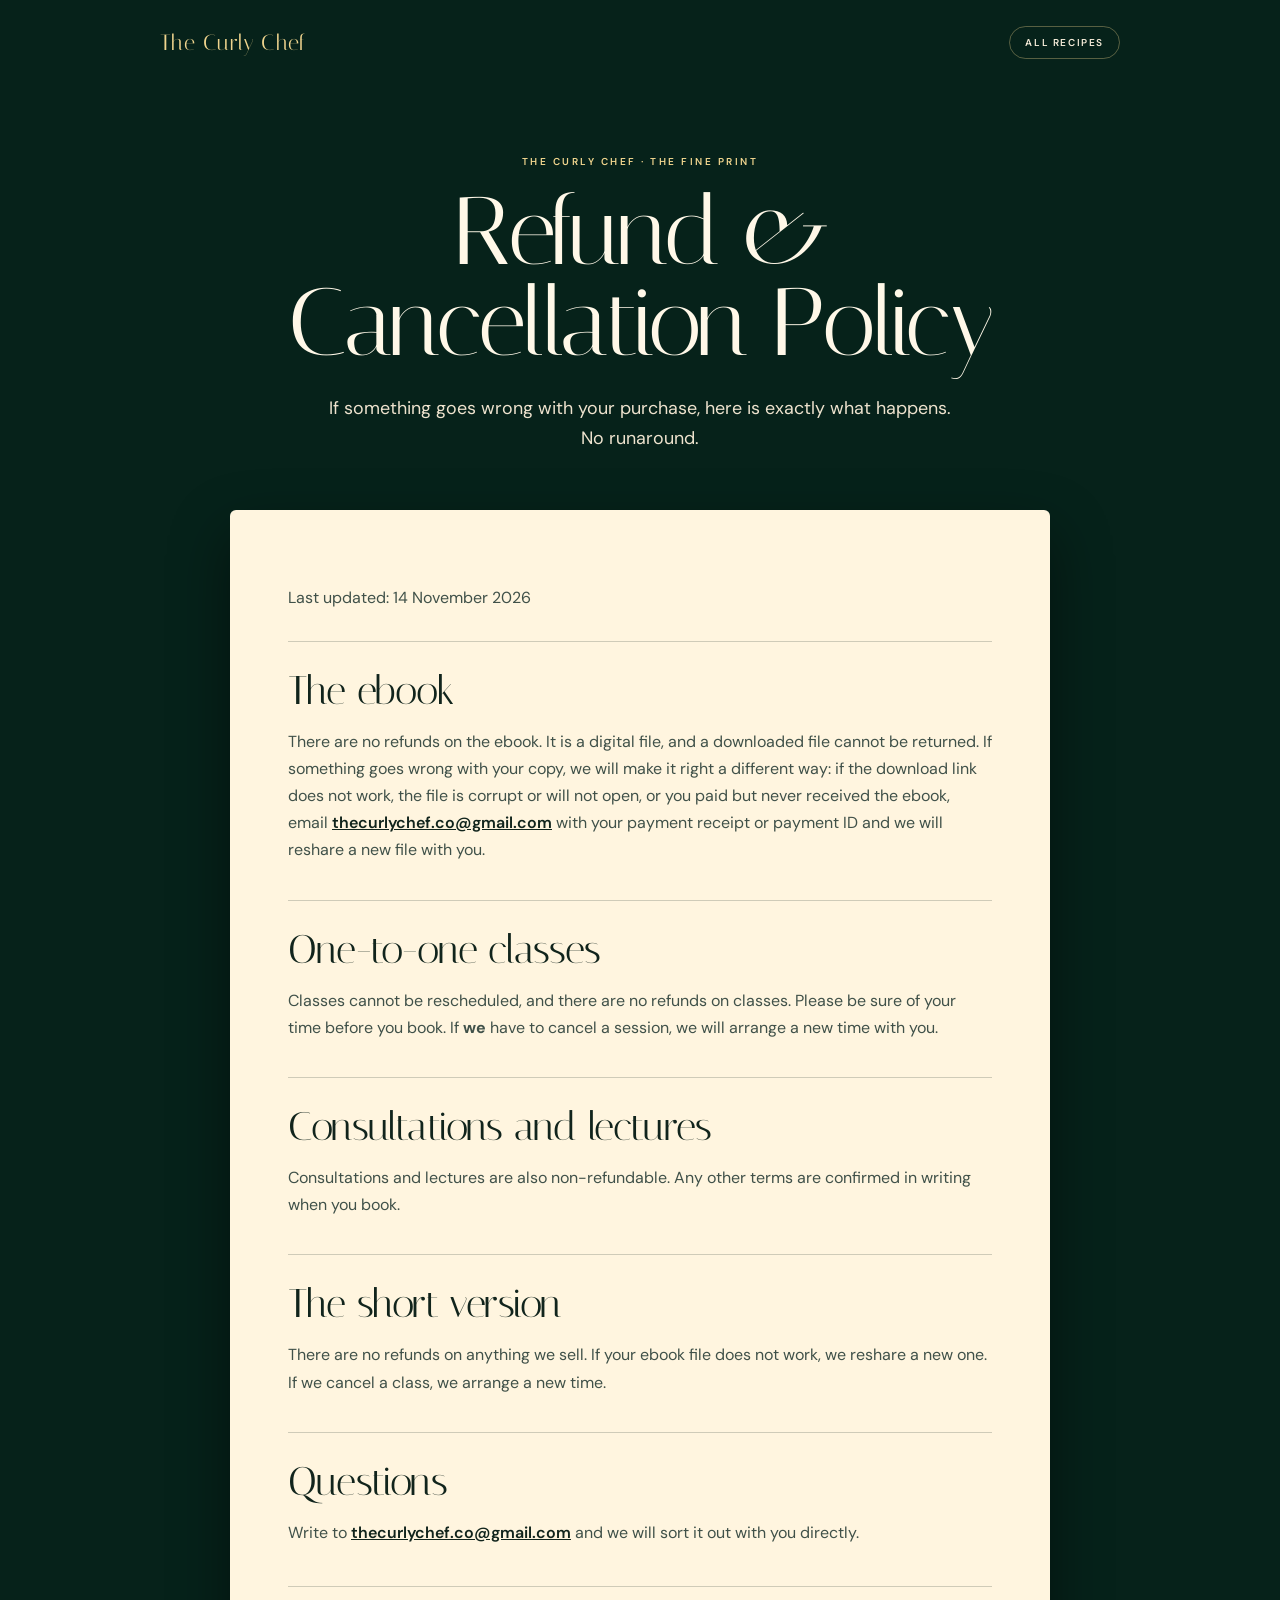
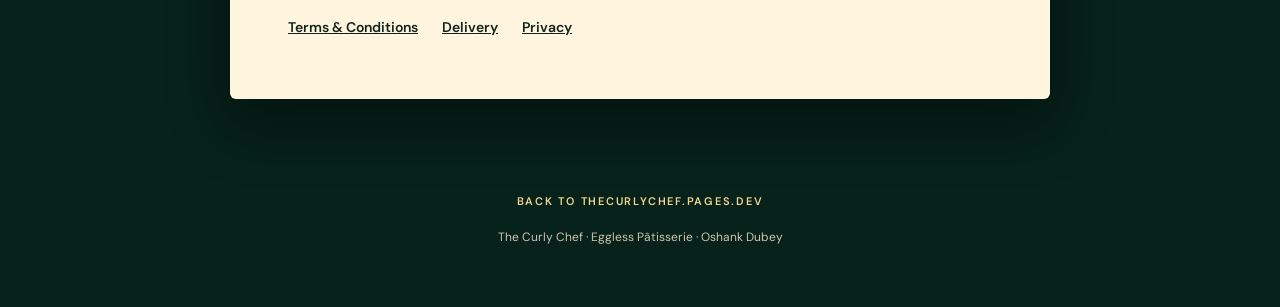
<file: refund-policy.html>
<!doctype html>
<html lang="en">
<head>
  <meta charset="utf-8">
  <meta name="viewport" content="width=device-width, initial-scale=1, viewport-fit=cover">
  <meta name="color-scheme" content="light dark">
  <title>Refund &amp; Cancellation Policy | The Curly Chef</title>
  <meta name="description" content="Refunds and cancellations for The Art of Eggless Pâtisserie ebook and for one-to-one baking classes with The Curly Chef.">
  <!-- Google tag (gtag.js) -->
  <script async src="https://www.googletagmanager.com/gtag/js?id=G-X6Q04HBC0P"></script>
  <script>
    window.dataLayer = window.dataLayer || [];
    function gtag(){dataLayer.push(arguments);}
    gtag('js', new Date());
    gtag('config', 'G-X6Q04HBC0P');
  </script>
  <link rel="preconnect" href="https://fonts.googleapis.com">
  <link rel="preconnect" href="https://fonts.gstatic.com" crossorigin>
  <link href="https://fonts.googleapis.com/css2?family=DM+Sans:wght@400;500;600&family=Italiana&display=swap" rel="stylesheet">
  <script type="application/ld+json">
  {
    "@context": "https://schema.org",
    "@type": "WebPage",
    "name": "Refund & Cancellation Policy",
    "author": { "@type": "Person", "name": "Oshank Dubey", "alternateName": "The Curly Chef" },
    "mainEntityOfPage": "https://thecurlychef.pages.dev/refund-policy.html"
  }
  </script>
  <style>
    :root {
      color-scheme: light dark;
      --emerald-950:#03130f;
      --emerald-900:#072019;
      --cream:#fff5df;
      --ink:#11241c;
      --gold:#c9a85c;
      --gold-hi:#f0d58e;
      --serif:"Italiana", Georgia, serif;
      --sans:"DM Sans", sans-serif;
    }
    @media (prefers-color-scheme: light) {
      :root { --emerald-950:#06221a; --emerald-900:#0b2d23; --cream:#fff8e8; --gold:#c9a85c; --gold-hi:#f0d58e; }
    }
    @media (prefers-color-scheme: dark) {
      :root { --emerald-950:#02110d; --emerald-900:#061e17; --cream:#fff4dc; --gold:#caa556; --gold-hi:#efd184; }
    }
    * { box-sizing:border-box; }
    html { background:var(--emerald-950); scroll-behavior:smooth; }
    body { margin:0; overflow-x:hidden; color:var(--cream); background:var(--emerald-950); font-family:var(--sans); }
    a { color:inherit; }
    .top { width:min(960px,calc(100% - 32px)); margin:0 auto; padding:26px 0 0; display:flex; align-items:center; justify-content:space-between; gap:16px; }
    .top a.brand { color:var(--gold-hi); text-decoration:none; font-family:var(--serif); font-size:22px; letter-spacing:.02em; }
    .top a.home { color:#f4ead7; text-decoration:none; font-size:10px; font-weight:600; letter-spacing:.16em; text-transform:uppercase; border:1px solid rgba(240,213,142,.35); border-radius:999px; padding:9px 15px; }
    .top a.home:hover { color:var(--gold-hi); }
    header.hero { width:min(820px,calc(100% - 32px)); margin:0 auto; padding:clamp(48px,8vw,96px) 0 clamp(36px,5vw,56px); text-align:center; }
    .kicker { margin:0 0 18px; color:var(--gold-hi); font-size:10px; font-weight:600; letter-spacing:.25em; text-transform:uppercase; }
    header.hero h1 { margin:0; font-family:var(--serif); font-weight:400; font-size:clamp(48px,9vw,96px); line-height:.95; letter-spacing:-.03em; }
    header.hero p.lede { max-width:640px; margin:26px auto 0; color:#eee3ce; font-size:clamp(15px,1.4vw,19px); line-height:1.65; }
    main { width:min(820px,calc(100% - 32px)); margin:0 auto 90px; }
    /* Fixed cream panel with dark text in every colour scheme, like the recipe sheets. */
    .panel { background:#fff5df; color:#11241c; border-radius:6px; padding:clamp(30px,5vw,58px); box-shadow:0 24px 60px rgba(0,0,0,.45); }
    .panel h2 { margin:0 0 8px; font-family:var(--serif); font-weight:400; font-size:clamp(28px,4vw,40px); line-height:1.05; letter-spacing:-.02em; }
    .panel h3 { margin:0 0 8px; font-family:var(--serif); font-weight:400; font-size:clamp(22px,3vw,28px); line-height:1.1; }
    .panel p { color:#405149; font-size:16px; line-height:1.7; }
    .panel p.intro { color:#11241c; font-size:17px; }
    .panel a { color:#11241c; font-weight:600; }
    .panel ul { margin:0; padding-left:22px; color:#405149; font-size:16px; line-height:1.7; }
    .panel li { padding:4px 0; }
    .sec { margin-top:36px; padding-top:28px; border-top:1px solid rgba(17,36,28,.2); }
    .sec:first-of-type { margin-top:30px; }
    .updated { color:#6b7a72; font-size:13px; }
    .policynav { margin-top:40px; padding-top:26px; border-top:1px solid rgba(17,36,28,.2); font-size:14px; line-height:2; }
    .policynav a { margin-right:20px; }
    footer { width:min(820px,calc(100% - 32px)); margin:0 auto; padding:0 0 60px; text-align:center; }
    footer a { color:var(--gold-hi); text-decoration:none; font-size:11px; font-weight:600; letter-spacing:.16em; text-transform:uppercase; }
    footer p { margin:18px 0 0; color:#cfc4ae; font-size:12px; line-height:1.6; }
  </style>
</head>
<body>
  <div class="top">
    <a class="brand" href="https://thecurlychef.pages.dev/">The Curly Chef</a>
    <a class="home" href="https://thecurlychef.pages.dev/">All recipes</a>
  </div>
  <header class="hero">
    <p class="kicker">The Curly Chef &middot; The fine print</p>
    <h1>Refund &amp; Cancellation Policy</h1>
    <p class="lede">If something goes wrong with your purchase, here is exactly what happens. No runaround.</p>
  </header>
  <main>
    <article class="panel">
      <p class="updated">Last updated: 14 November 2026</p>

      <section class="sec">
        <h2>The ebook</h2>
        <p>There are no refunds on the ebook. It is a digital file, and a downloaded file cannot be returned. If something goes wrong with your copy, we will make it right a different way: if the download link does not work, the file is corrupt or will not open, or you paid but never received the ebook, email <a href="mailto:thecurlychef.co@gmail.com">thecurlychef.co@gmail.com</a> with your payment receipt or payment ID and we will reshare a new file with you.</p>
      </section>

      <section class="sec">
        <h2>One-to-one classes</h2>
        <p>Classes cannot be rescheduled, and there are no refunds on classes. Please be sure of your time before you book. If <strong>we</strong> have to cancel a session, we will arrange a new time with you.</p>
      </section>

      <section class="sec">
        <h2>Consultations and lectures</h2>
        <p>Consultations and lectures are also non-refundable. Any other terms are confirmed in writing when you book.</p>
      </section>

      <section class="sec">
        <h2>The short version</h2>
        <p>There are no refunds on anything we sell. If your ebook file does not work, we reshare a new one. If we cancel a class, we arrange a new time.</p>
      </section>

      <section class="sec">
        <h2>Questions</h2>
        <p>Write to <a href="mailto:thecurlychef.co@gmail.com">thecurlychef.co@gmail.com</a> and we will sort it out with you directly.</p>
      </section>

      <nav class="policynav">
        <a href="https://thecurlychef.pages.dev/terms.html">Terms &amp; Conditions</a>
        <a href="https://thecurlychef.pages.dev/delivery-policy.html">Delivery</a>
        <a href="https://thecurlychef.pages.dev/privacy-policy.html">Privacy</a>
      </nav>
    </article>
  </main>
  <footer>
    <a href="https://thecurlychef.pages.dev/">Back to thecurlychef.pages.dev</a>
    <p>The Curly Chef &middot; Eggless P&acirc;tisserie &middot; Oshank Dubey</p>
  </footer>
</body>
</html>
</file>
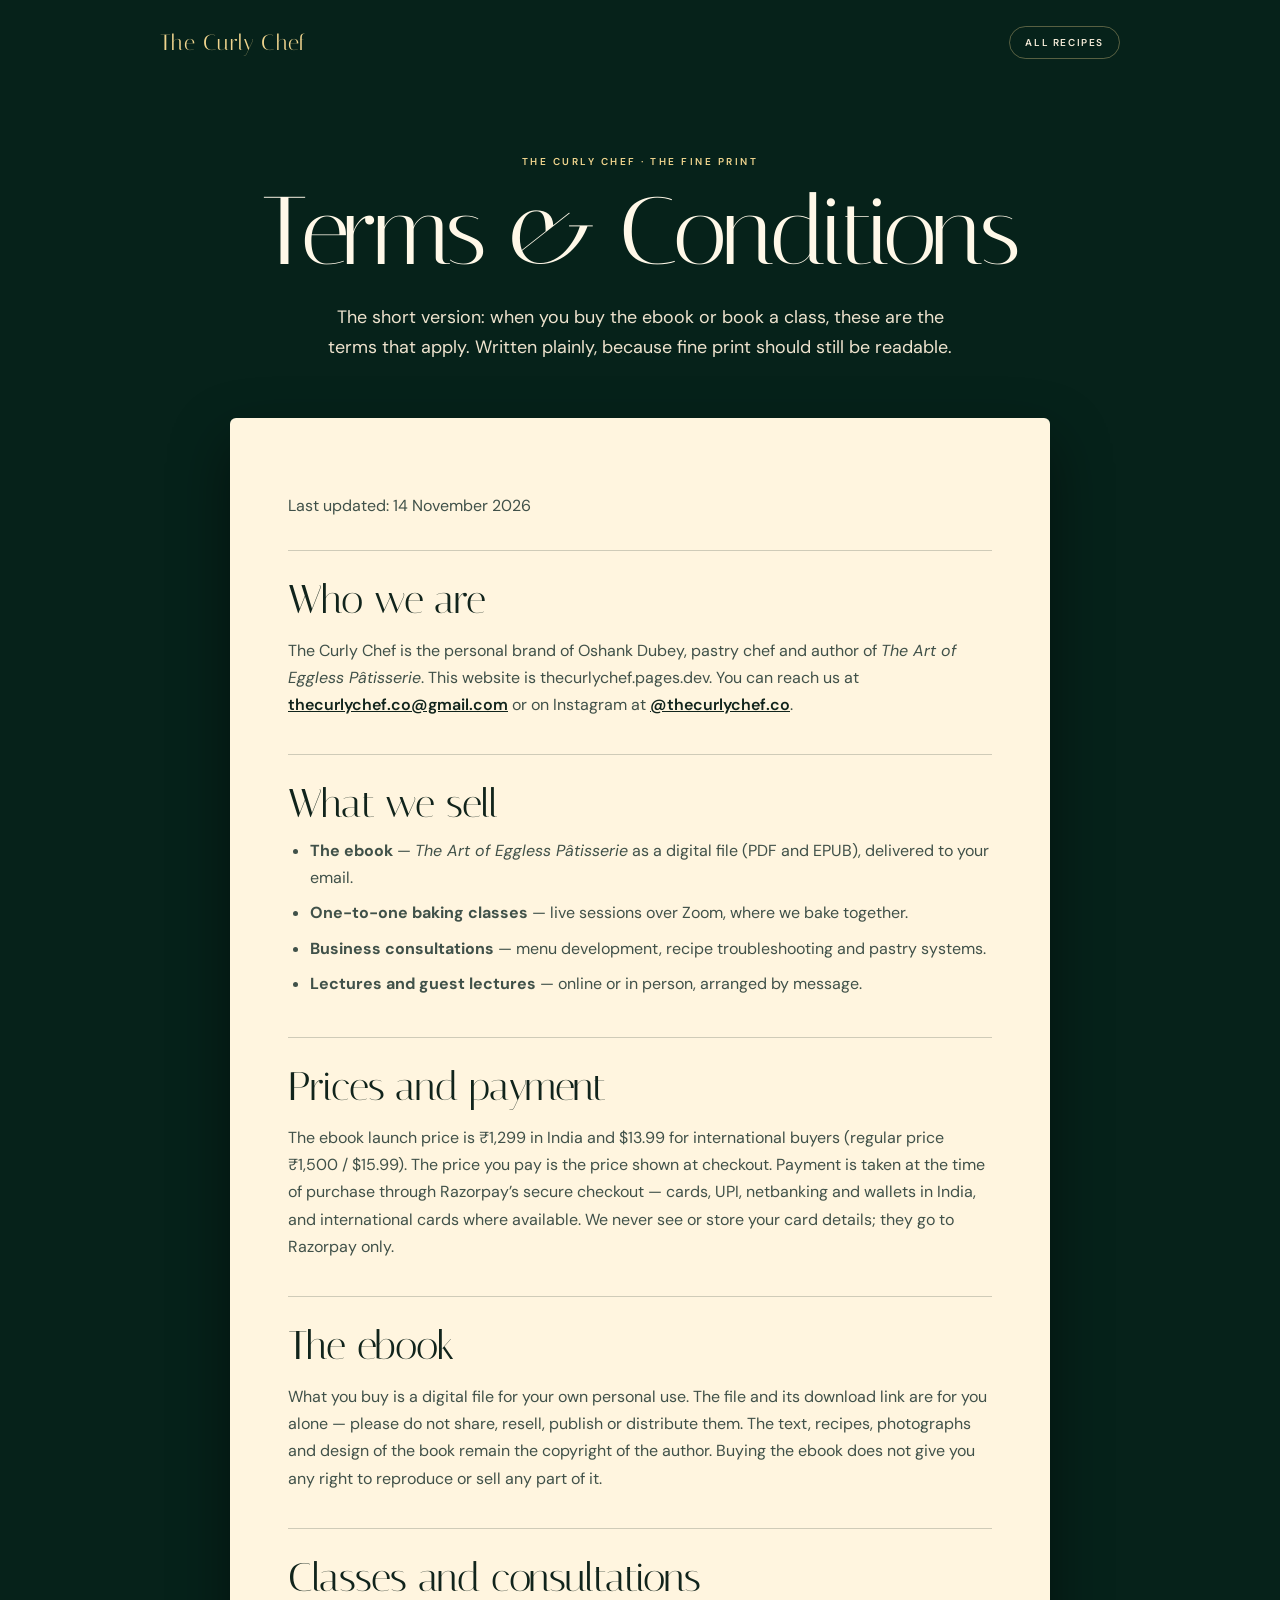
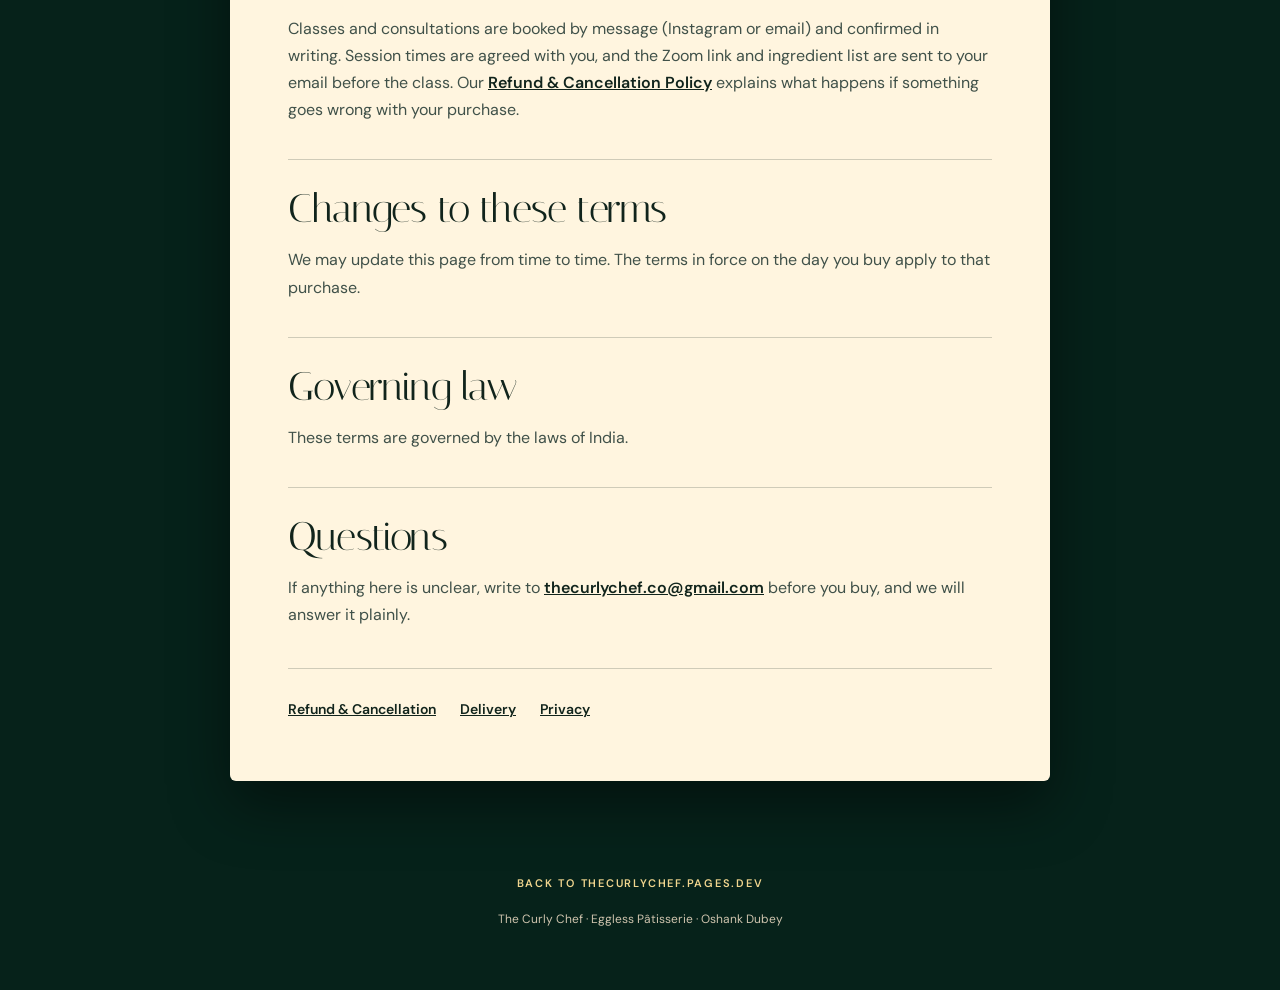
<file: terms.html>
<!doctype html>
<html lang="en">
<head>
  <meta charset="utf-8">
  <meta name="viewport" content="width=device-width, initial-scale=1, viewport-fit=cover">
  <meta name="color-scheme" content="light dark">
  <title>Terms &amp; Conditions | The Curly Chef</title>
  <meta name="description" content="The terms that apply when you buy The Art of Eggless Pâtisserie or book a class with The Curly Chef.">
  <!-- Google tag (gtag.js) -->
  <script async src="https://www.googletagmanager.com/gtag/js?id=G-X6Q04HBC0P"></script>
  <script>
    window.dataLayer = window.dataLayer || [];
    function gtag(){dataLayer.push(arguments);}
    gtag('js', new Date());
    gtag('config', 'G-X6Q04HBC0P');
  </script>
  <link rel="preconnect" href="https://fonts.googleapis.com">
  <link rel="preconnect" href="https://fonts.gstatic.com" crossorigin>
  <link href="https://fonts.googleapis.com/css2?family=DM+Sans:wght@400;500;600&family=Italiana&display=swap" rel="stylesheet">
  <script type="application/ld+json">
  {
    "@context": "https://schema.org",
    "@type": "WebPage",
    "name": "Terms & Conditions",
    "author": { "@type": "Person", "name": "Oshank Dubey", "alternateName": "The Curly Chef" },
    "mainEntityOfPage": "https://thecurlychef.pages.dev/terms.html"
  }
  </script>
  <style>
    :root {
      color-scheme: light dark;
      --emerald-950:#03130f;
      --emerald-900:#072019;
      --cream:#fff5df;
      --ink:#11241c;
      --gold:#c9a85c;
      --gold-hi:#f0d58e;
      --serif:"Italiana", Georgia, serif;
      --sans:"DM Sans", sans-serif;
    }
    @media (prefers-color-scheme: light) {
      :root { --emerald-950:#06221a; --emerald-900:#0b2d23; --cream:#fff8e8; --gold:#c9a85c; --gold-hi:#f0d58e; }
    }
    @media (prefers-color-scheme: dark) {
      :root { --emerald-950:#02110d; --emerald-900:#061e17; --cream:#fff4dc; --gold:#caa556; --gold-hi:#efd184; }
    }
    * { box-sizing:border-box; }
    html { background:var(--emerald-950); scroll-behavior:smooth; }
    body { margin:0; overflow-x:hidden; color:var(--cream); background:var(--emerald-950); font-family:var(--sans); }
    a { color:inherit; }
    .top { width:min(960px,calc(100% - 32px)); margin:0 auto; padding:26px 0 0; display:flex; align-items:center; justify-content:space-between; gap:16px; }
    .top a.brand { color:var(--gold-hi); text-decoration:none; font-family:var(--serif); font-size:22px; letter-spacing:.02em; }
    .top a.home { color:#f4ead7; text-decoration:none; font-size:10px; font-weight:600; letter-spacing:.16em; text-transform:uppercase; border:1px solid rgba(240,213,142,.35); border-radius:999px; padding:9px 15px; }
    .top a.home:hover { color:var(--gold-hi); }
    header.hero { width:min(820px,calc(100% - 32px)); margin:0 auto; padding:clamp(48px,8vw,96px) 0 clamp(36px,5vw,56px); text-align:center; }
    .kicker { margin:0 0 18px; color:var(--gold-hi); font-size:10px; font-weight:600; letter-spacing:.25em; text-transform:uppercase; }
    header.hero h1 { margin:0; font-family:var(--serif); font-weight:400; font-size:clamp(48px,9vw,96px); line-height:.95; letter-spacing:-.03em; }
    header.hero p.lede { max-width:640px; margin:26px auto 0; color:#eee3ce; font-size:clamp(15px,1.4vw,19px); line-height:1.65; }
    main { width:min(820px,calc(100% - 32px)); margin:0 auto 90px; }
    /* Fixed cream panel with dark text in every colour scheme, like the recipe sheets. */
    .panel { background:#fff5df; color:#11241c; border-radius:6px; padding:clamp(30px,5vw,58px); box-shadow:0 24px 60px rgba(0,0,0,.45); }
    .panel h2 { margin:0 0 8px; font-family:var(--serif); font-weight:400; font-size:clamp(28px,4vw,40px); line-height:1.05; letter-spacing:-.02em; }
    .panel h3 { margin:0 0 8px; font-family:var(--serif); font-weight:400; font-size:clamp(22px,3vw,28px); line-height:1.1; }
    .panel p { color:#405149; font-size:16px; line-height:1.7; }
    .panel p.intro { color:#11241c; font-size:17px; }
    .panel a { color:#11241c; font-weight:600; }
    .panel ul { margin:0; padding-left:22px; color:#405149; font-size:16px; line-height:1.7; }
    .panel li { padding:4px 0; }
    .sec { margin-top:36px; padding-top:28px; border-top:1px solid rgba(17,36,28,.2); }
    .sec:first-of-type { margin-top:30px; }
    .updated { color:#6b7a72; font-size:13px; }
    .policynav { margin-top:40px; padding-top:26px; border-top:1px solid rgba(17,36,28,.2); font-size:14px; line-height:2; }
    .policynav a { margin-right:20px; }
    footer { width:min(820px,calc(100% - 32px)); margin:0 auto; padding:0 0 60px; text-align:center; }
    footer a { color:var(--gold-hi); text-decoration:none; font-size:11px; font-weight:600; letter-spacing:.16em; text-transform:uppercase; }
    footer p { margin:18px 0 0; color:#cfc4ae; font-size:12px; line-height:1.6; }
  </style>
</head>
<body>
  <div class="top">
    <a class="brand" href="https://thecurlychef.pages.dev/">The Curly Chef</a>
    <a class="home" href="https://thecurlychef.pages.dev/">All recipes</a>
  </div>
  <header class="hero">
    <p class="kicker">The Curly Chef &middot; The fine print</p>
    <h1>Terms &amp; Conditions</h1>
    <p class="lede">The short version: when you buy the ebook or book a class, these are the terms that apply. Written plainly, because fine print should still be readable.</p>
  </header>
  <main>
    <article class="panel">
      <p class="updated">Last updated: 14 November 2026</p>

      <section class="sec">
        <h2>Who we are</h2>
        <p>The Curly Chef is the personal brand of Oshank Dubey, pastry chef and author of <em>The Art of Eggless P&acirc;tisserie</em>. This website is thecurlychef.pages.dev. You can reach us at <a href="mailto:thecurlychef.co@gmail.com">thecurlychef.co@gmail.com</a> or on Instagram at <a href="https://ig.me/m/thecurlychef.co">@thecurlychef.co</a>.</p>
      </section>

      <section class="sec">
        <h2>What we sell</h2>
        <ul>
          <li><strong>The ebook</strong> &mdash; <em>The Art of Eggless P&acirc;tisserie</em> as a digital file (PDF and EPUB), delivered to your email.</li>
          <li><strong>One-to-one baking classes</strong> &mdash; live sessions over Zoom, where we bake together.</li>
          <li><strong>Business consultations</strong> &mdash; menu development, recipe troubleshooting and pastry systems.</li>
          <li><strong>Lectures and guest lectures</strong> &mdash; online or in person, arranged by message.</li>
        </ul>
      </section>

      <section class="sec">
        <h2>Prices and payment</h2>
        <p>The ebook launch price is &#8377;1,299 in India and $13.99 for international buyers (regular price &#8377;1,500 / $15.99). The price you pay is the price shown at checkout. Payment is taken at the time of purchase through Razorpay&rsquo;s secure checkout &mdash; cards, UPI, netbanking and wallets in India, and international cards where available. We never see or store your card details; they go to Razorpay only.</p>
      </section>

      <section class="sec">
        <h2>The ebook</h2>
        <p>What you buy is a digital file for your own personal use. The file and its download link are for you alone &mdash; please do not share, resell, publish or distribute them. The text, recipes, photographs and design of the book remain the copyright of the author. Buying the ebook does not give you any right to reproduce or sell any part of it.</p>
      </section>

      <section class="sec">
        <h2>Classes and consultations</h2>
        <p>Classes and consultations are booked by message (Instagram or email) and confirmed in writing. Session times are agreed with you, and the Zoom link and ingredient list are sent to your email before the class. Our <a href="https://thecurlychef.pages.dev/refund-policy.html">Refund &amp; Cancellation Policy</a> explains what happens if something goes wrong with your purchase.</p>
      </section>

      <section class="sec">
        <h2>Changes to these terms</h2>
        <p>We may update this page from time to time. The terms in force on the day you buy apply to that purchase.</p>
      </section>

      <section class="sec">
        <h2>Governing law</h2>
        <p>These terms are governed by the laws of India.</p>
      </section>

      <section class="sec">
        <h2>Questions</h2>
        <p>If anything here is unclear, write to <a href="mailto:thecurlychef.co@gmail.com">thecurlychef.co@gmail.com</a> before you buy, and we will answer it plainly.</p>
      </section>

      <nav class="policynav">
        <a href="https://thecurlychef.pages.dev/refund-policy.html">Refund &amp; Cancellation</a>
        <a href="https://thecurlychef.pages.dev/delivery-policy.html">Delivery</a>
        <a href="https://thecurlychef.pages.dev/privacy-policy.html">Privacy</a>
      </nav>
    </article>
  </main>
  <footer>
    <a href="https://thecurlychef.pages.dev/">Back to thecurlychef.pages.dev</a>
    <p>The Curly Chef &middot; Eggless P&acirc;tisserie &middot; Oshank Dubey</p>
  </footer>
</body>
</html>
</file>
